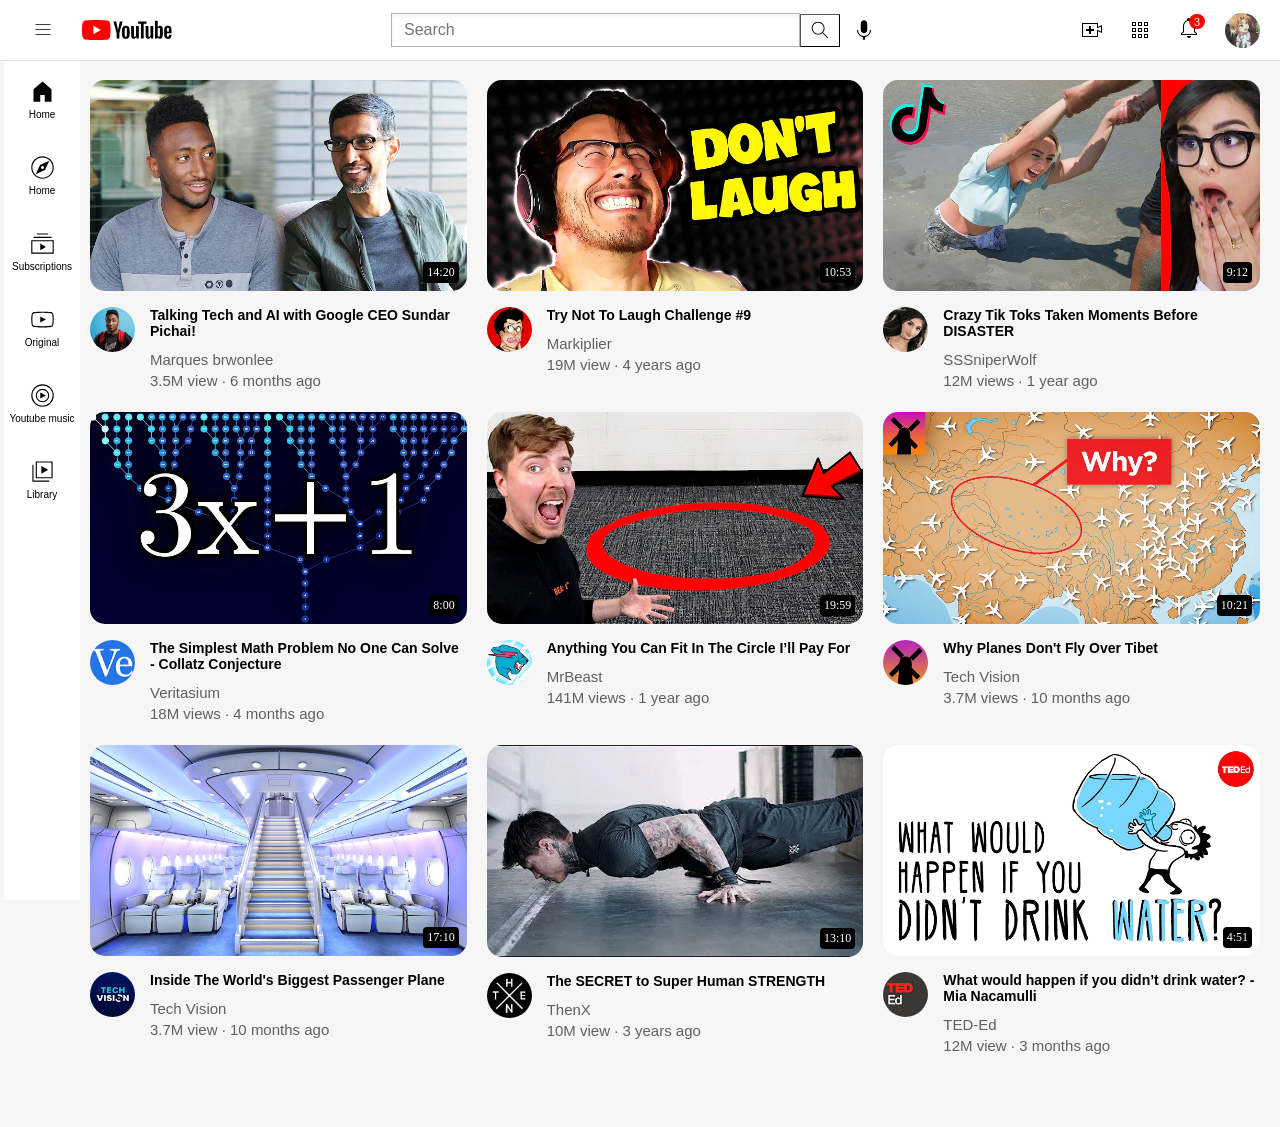
<file: index.html>
<!DOCTYPE html>
<html>
    <Head>
        <title> YouTube.com clone </title>
        <link rel="preconnect" href="https://fonts.googleapis.com">
        <link rel="preconnect" href="https://fonts.gstatic.com" crossorigin>
        <link href="https://fonts.googleapis.com/css2?family=Roboto+Serif:ital,opsz,wght@0,8..144,100..900;1,8..144,100..900&family=Roboto+Slab:wght@100..900&display=swap" rel="stylesheet">
        <link rel="stylesheet" href="styles/general.css">
        <link rel="stylesheet" href="styles/header.css">
        <link rel="stylesheet" href="styles/video.css">
        <link rel="stylesheet" href="styles/sidebar.css">
    </Head>
    <body style="padding-bottom:73px">
      <div class="header">
          <div class="left-section"> 
            <img class ="hamburger-menu" src="icons/hamburger-menu.svg">
            <img class="youtube-icon" src="icons/youtube-logo.svg"> </div>
            <div class="middle-section"> 
                <input class= "search-bar" type="text"
                placeholder="Search">
                <button class="search-icon"> <img class="icons-bar" src ="icons/search.svg" ></button>
                <button class="voice-icon"> <img class="voice-bar" src ="icons/voice-search-icon.svg"></button>
            </div>
            <div class="right-section">
                <img class="upload-icon" src="icons/upload.svg">
                <img class ="yt-apps-icon" src="icons/youtube-apps.svg">
                <div class="noti-icon-container"> 
                    <img class="notifications-icon" src="icons/notifications.svg">
                    <div class="noti-count"> 3 </div> 
                </div>
                <img class="channel-icon" src="icons/channels4_profile.jpg">
            </div>
        </div>
        <div class="sidebar">
            <div class="sidebar-link">

            </div>
            <div class="sidebar-link">
                <img src="icons/home.svg">
                <div> Home </div>
            </div>
            <div class="sidebar-link">
                <img src="icons/explore.svg">
                <div> Home </div>
            </div>
            <div class="sidebar-link">
                <img src="icons/subscriptions.svg">
                <div> Subscriptions </div>
            </div>
            <div class="sidebar-link">
                <img src="icons/originals.svg">
                <div> Original </div>
            </div>
            <div class="sidebar-link">
                <img src="icons/youtube-music.svg">
                <div> Youtube music </div>
            </div>
            <div class="sidebar-link">
                <img src="icons/library.svg">
                <div> Library </div>
            </div>
        </div>
          

        <div class="video-grid"> <div class="video-preview">
            <div class="thumbnail-row">
                <img class ="thumbnails"  src="thumbnails/thumbnail-1.webp">
                <div class="vid-time"> 14:20 </div>
            </div>
        <div class ="video-info-grid">
            <div class="channel-picture"> <img class="profile-picture" src="channel-pictures/channel-1.jpeg">
            </div>
            <div class="video-info">
          <p class = "title-bar" >
        Talking Tech and AI with Google CEO Sundar Pichai!
        </p>
         <p class="author-name">
            Marques brwonlee
         </p>
         <p class="video-state">
            3.5M view &#183; 6 months ago
         </p>
            </div>
                
        </div>
        
        </div>
        
        

        
         <div class="video-preview">
             <div class="thumbnail-row">
                <img class ="thumbnails"  src="thumbnails/thumbnail-2.webp">
                <div class="vid-time"> 10:53 </div>
            </div>
        <div class="video-info-grid">
            <div class="channel-picture"> <img class="profile-picture" src="channel-pictures/channel-2.jpeg">
            </div>
            <div class="video-info">
                 <p class = "title-bar" >
            Try Not To Laugh Challenge #9 

         </p>
         <p class="author-name">
            Markiplier
         </p>
         <p class="video-state">
            19M view &#183; 4 years ago
         </p>
            </div>
                
                </div>
        
            </div>
         <div class="video-preview">
            <div class="thumbnail-row">
                <img class ="thumbnails"  src="thumbnails/thumbnail-3.webp">
                <div class="vid-time"> 9:12 </div>
            </div>
        <div class ="video-info-grid">
            <div class="channel-picture"> <img class="profile-picture" src="channel-pictures/channel-3.jpeg">
            </div>
            <div class="video-info">
          <p class = "title-bar" >
        
            Crazy Tik Toks Taken Moments Before DISASTER
        </p>
         <p class="author-name">
            SSSniperWolf
         </p>
         <p class="video-state">
            12M views &#183; 1 year ago
         </p>
            </div>
                
        </div>
        
        </div>
        <div class="video-preview">
             <div class="thumbnail-row">
                <img class ="thumbnails"  src="thumbnails/thumbnail-4.webp">
                <div class="vid-time"> 8:00 </div>
            </div>
        <div class="video-info-grid">
            <div class="channel-picture"> <img class="profile-picture" src="channel-pictures/channel-4.jpeg">
            </div>
            <div class="video-info">
                 <p class = "title-bar" >
            The Simplest Math Problem No One Can Solve - Collatz Conjecture 

         </p>
         <p class="author-name">
            Veritasium
         </p>
         <p class="video-state">
            18M views &#183; 4 months ago
         </p>
            </div>
                
                </div>
        
            </div>
         <div class="video-preview">
            <div class="thumbnail-row">
                <img class ="thumbnails"  src="thumbnails/thumbnail-6.webp">
                <div class="vid-time"> 19:59 </div>
            </div>
        <div class ="video-info-grid">
            <div class="channel-picture"> <img class="profile-picture" src="channel-pictures/channel-6.jpeg">
            </div>
            <div class="video-info">
          <p class = "title-bar" >
            Anything You Can Fit In The Circle I’ll Pay For
         <p class="author-name">
           MrBeast
         </p>
         <p class="video-state">
            
            141M views &#183; 1 year ago
         </p>
            </div>
                
        </div>
        
        </div>
        
        
        <div class="video-preview">
             <div class="thumbnail-row">
                <img class ="thumbnails"  src="thumbnails/thumbnail-7.webp">
                <div class="vid-time"> 10:21 </div>
            </div>
        <div class="video-info-grid">
            <div class="channel-picture"> <img class="profile-picture" src="channel-pictures/channel-7.jpeg">
            </div>
            <div class="video-info">
                 <p class = "title-bar" >
            
            Why Planes Don't Fly Over Tibet

         </p>
         <p class="author-name">
           Tech Vision
         </p>
         <p class="video-state">
            3.7M views &#183; 10 months ago
         </p>
            </div>
                
                </div>
        
            </div>
         <div class="video-preview">
            <div class="thumbnail-row">
                <img class ="thumbnails"  src="thumbnails/thumbnail-8.webp">
                <div class="vid-time"> 17:10 </div>
            </div>
        <div class ="video-info-grid">
            <div class="channel-picture"> <img class="profile-picture" src="channel-pictures/channel-8.jpeg">
            </div>
            <div class="video-info">
          <p class = "title-bar" >
        Inside The World's Biggest Passenger Plane
        </p>
         <p class="author-name">
            Tech Vision
         </p>
         <p class="video-state">
            3.7M view &#183; 10 months ago
         </p>
            </div>
                
        </div>
        
        </div>
        <div class="video-preview">
             <div class="thumbnail-row">
                <img class ="thumbnails"  src="thumbnails/thumbnail-9.webp">
                <div class="vid-time"> 13:10 </div>
            </div>
        <div class="video-info-grid">
            <div class="channel-picture"> <img class="profile-picture" src="channel-pictures/channel-9.jpeg">
            </div>
            <div class="video-info">
                 <p class = "title-bar" >
           
            The SECRET to Super Human STRENGTH

         </p>
         <p class="author-name">
            ThenX
         </p>
         <p class="video-state">
            10M view &#183; 3 years ago
         </p>
            </div>
                
                </div>
        
            </div>
         <div class="video-preview">
            <div class="thumbnail-row">
                <img class ="thumbnails"  src="thumbnails/thumbnail-12.webp">
                <div class="vid-time"> 4:51 </div>
            </div>
        <div class ="video-info-grid">
            <div class="channel-picture"> <img class="profile-picture" src="channel-pictures/channel-12.jpeg">
            </div>
            <div class="video-info">
          <p class = "title-bar" >
        What would happen if you didn’t drink water? - Mia Nacamulli
        </p>
         <p class="author-name">
            TED-Ed
         </p>
         <p class="video-state">
            12M view &#183; 3 months ago
         </p>
        
            </div>
        
        </div>
    </div>
        
    </body>
</html>
</file>
<file: styles/general.css>
p{
        font-family: Roboto,Arial;
        margin-top: 0;
        margin-bottom: 0;

    }
    body{
        margin:0;
        padding-top:80px;
        padding-left:90px;
        padding-right: 20px;
        background-color: rgb(246, 246, 246);
    }
</file>
<file: styles/header.css>
.header{
    height: 60px;
    display: flex;
    flex-direction: row;
    justify-content:space-between;
    position:fixed;
    top:0;
    right:0;
    left:0;
    z-index: 100;
    background-color: white;
    border-bottom-width:1px;
    border-bottom-style:solid;
    border-bottom-color:rgb(232, 221, 221);

}
.left-section{
    display:flex;
    align-items:center;

}
.hamburger-menu{
    height:20px;
    margin-right:24px;
    margin-left: 28px;
    cursor: pointer;
    padding-bottom: 5px;
    padding-top: 5px;
    padding-left: 5px;
    padding-right: 5px;
    border-radius: 7px;
}
.hamburger-menu:hover{
    background-color: lightgray;
}
.youtube-icon{
    height: 20px;
}
.middle-section{
    flex:1;
    margin-left:60px;
    margin-right: 30px;
    max-width:500px; /*max is for when we do strach screen after some point the middle section will stop growing */
    display:flex;
    align-items: center;

}
.search-bar{
    flex:1;
    height:30px;
    padding-left:12px;
    font-size:16px;
    cursor: pointer;
    border-width: 1px;
    border-style:solid;
    border-color: rgb(182, 177, 177);
    box-shadow:inset 1px 2px 5px rgba(0,0,0,0.05);
    width:0; /*help to shrink the search box while in flex shrink it not shrink*/
}
.search-bar::placeholder{
    font-family:Roboto,Arial;
    font-size:16px;
}
.icons-bar{
    height: 22px;
    margin-top:3px;
    
}
.search-icon{
    height:33px;
    width:40px;
    cursor: pointer;
    border-width: 1px;
    border-radius: 1px;
    background-color: rgb(255, 255, 255);
    margin-right:5px;
}
.voice-icon{
    height:35px;
    width:35px;
    padding-top:4.5px;  
    cursor: pointer;
    padding-right:40px;
    border-radius:50px;
    border-color: gray;
    border-width: 1px;
    border:none;
    background-color: rgb(255, 255, 255);
}
.voice-bar{
    height:26px;
    
}


.right-section{
    display: flex;
    width:180px;
    align-items: center;
    justify-content:space-between;
    margin-right: 20px;
    flex-shrink:0;
    
}
.upload-icon{
    height:24px;
    cursor: pointer;
}
.yt-apps-icon{
    height: 24px;
    cursor: pointer;

}
.notifications-icon{
    height:24px;
    cursor: pointer;
}
.noti-icon-container{
    position:relative;
    
}
.noti-count{
    position:absolute;
    background-color: red;
    color: white;
    font-family: Robot,Arial;
    font-size:11px;
    padding-left:5px;
    padding-right:5px;
    padding-top:2px;
    padding-bottom: 1px;
    border-radius: 10px;
    
    top:-2px;
    right:-4.5px;

}
.channel-icon{
    height: 35px;
    cursor: pointer;
    border-radius: 18px;
}
</file>
<file: styles/video.css>
.thumbnails {
                
                width:100%;
                object-fit: contain;
                object-position:right;
                object-position: top;
                margin-top:0px;
                cursor:pointer;
                border-radius: 15px;
                
            }
         
            .author-name{
                margin-bottom: 5px;
            }
            .video-state{
                margin-top:0px;
            }
  
            .title-bar{
                margin:0px;
                font-size:14px;
                font-weight:600;
                margin-bottom: 12px;
            }
            .video-info-grid{
                display:grid;
                grid-template-columns: 60px 1fr ;

            }
            .channel-picture{
                vertical-align: top;
                
            }
           
            .profile-picture{
                width:45px;
                cursor: pointer;
                border-radius: 40px;
            }
            .thumbnail-row{
                margin-bottom: 12px;
                position: relative;
                
            }
            .vid-time{
                background-color: black;
                color:white;
                position:absolute;
                right:8px;
                bottom:12px;
                font-size:12px;
                padding-left:4px;
                padding-bottom:3px;
                padding-right: 4px;
                padding-top:3px;
                border-radius: 4px;
                

            }
            .author-name, .video-state {
                font-size:15px;
                color:rgb(96, 96, 96);
            }
            .author-name{
                margin-bottom:4px;
            }
            .video-grid{
                display:grid;
                grid-template-columns: 1fr 1fr 1fr;
                column-gap: 20px;
                row-gap:23px;
            }
            @media(max-width:750px){
                .video-grid{
                    grid-template-columns: 1fr 1fr;
                }
            }
            @media(min-width:1000px){
                .video-grid{
                    grid-template-columns: 1fr 1fr 1fr;
                }
            }
</file>
<file: styles/sidebar.css>
.sidebar{
    position:fixed;
    background-color: white;
    left:0;
    bottom:0;
    top:-15px;
    width:76px;
    color:rgb(0, 0, 0);
    margin-left:4px;
    z-index:200p;
    cursor: pointer;
}
.sidebar-link{
    height:76px;
    display: flex;
    justify-content: center;
    align-items: center;
    flex-direction:column;
}
.sidebar-link:hover{
    background-color: rgb(205, 197, 197);
    border-radius: 25px;
}
.sidebar-link img{
    height:27px;
    margin-bottom:4px;
}
.sidebar-link div{
    font-family: Roboto,Arial;
    font-size:10px;
}
</file>
